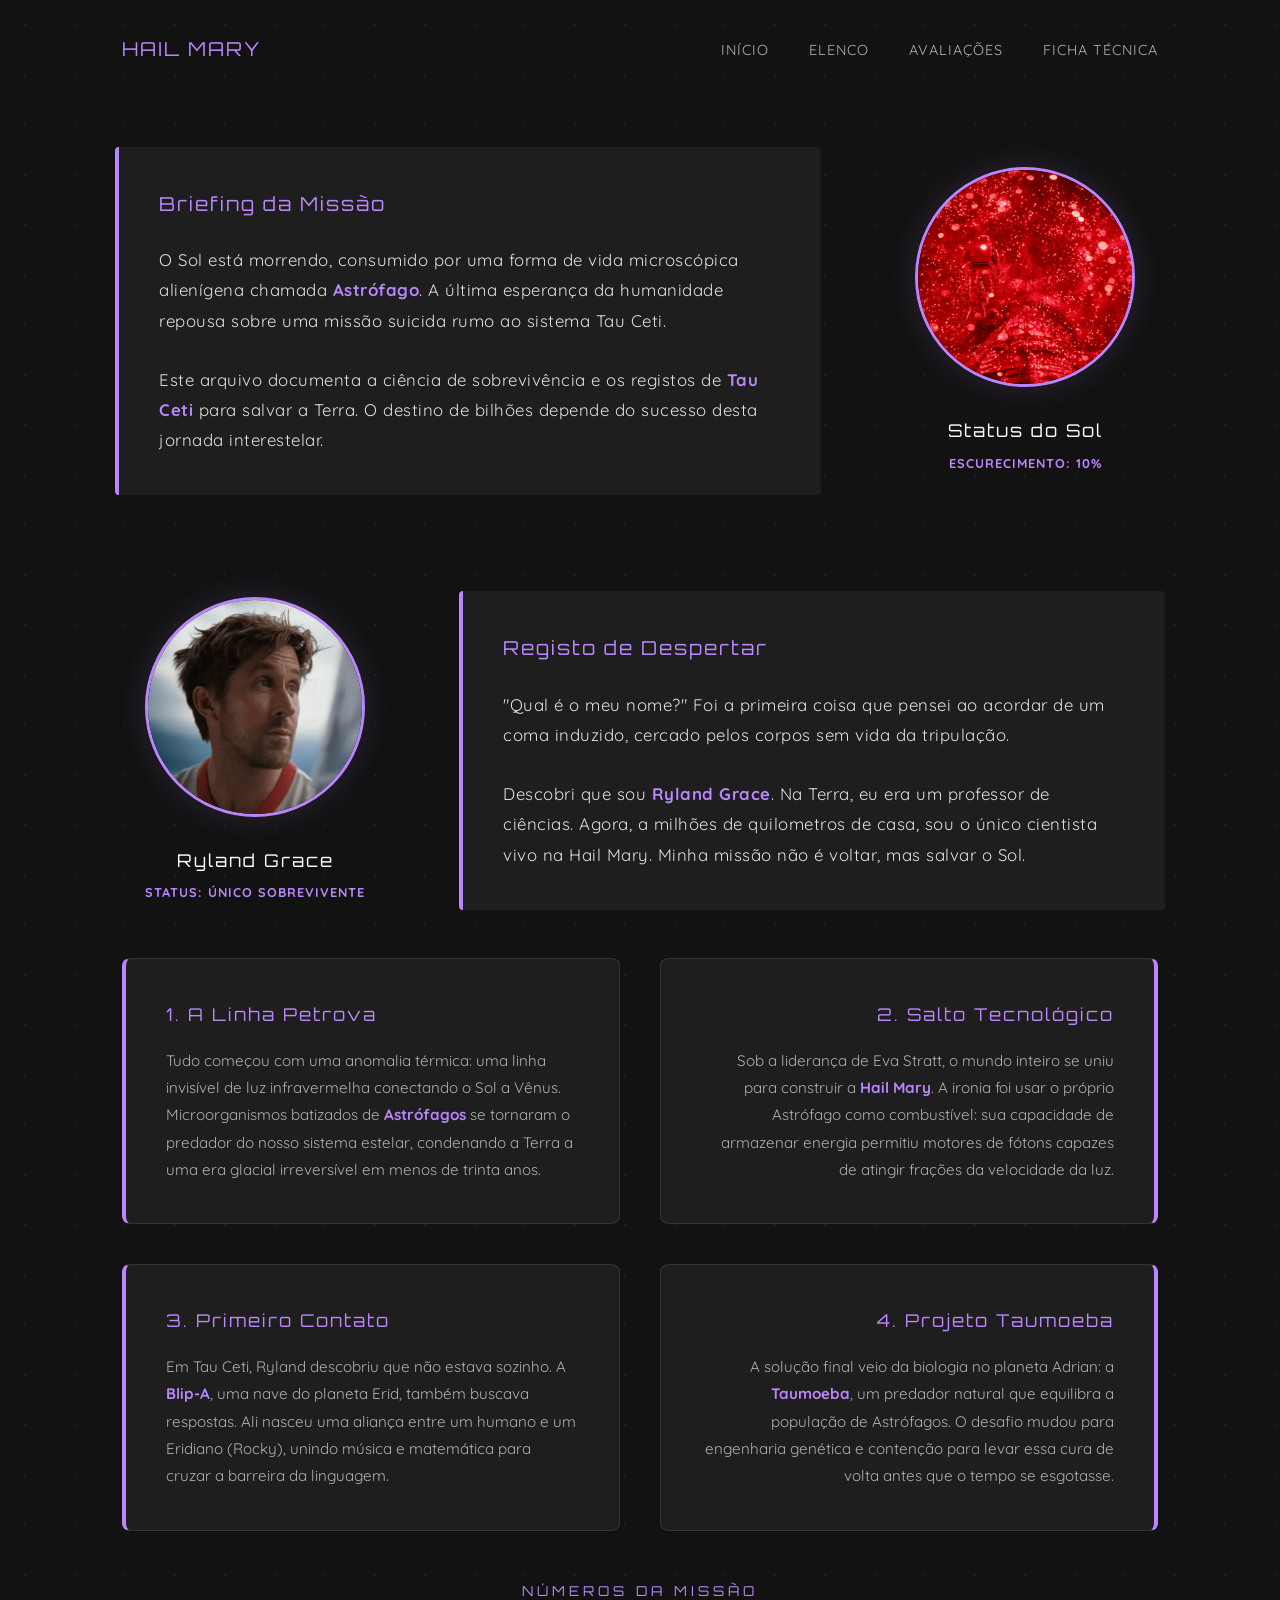
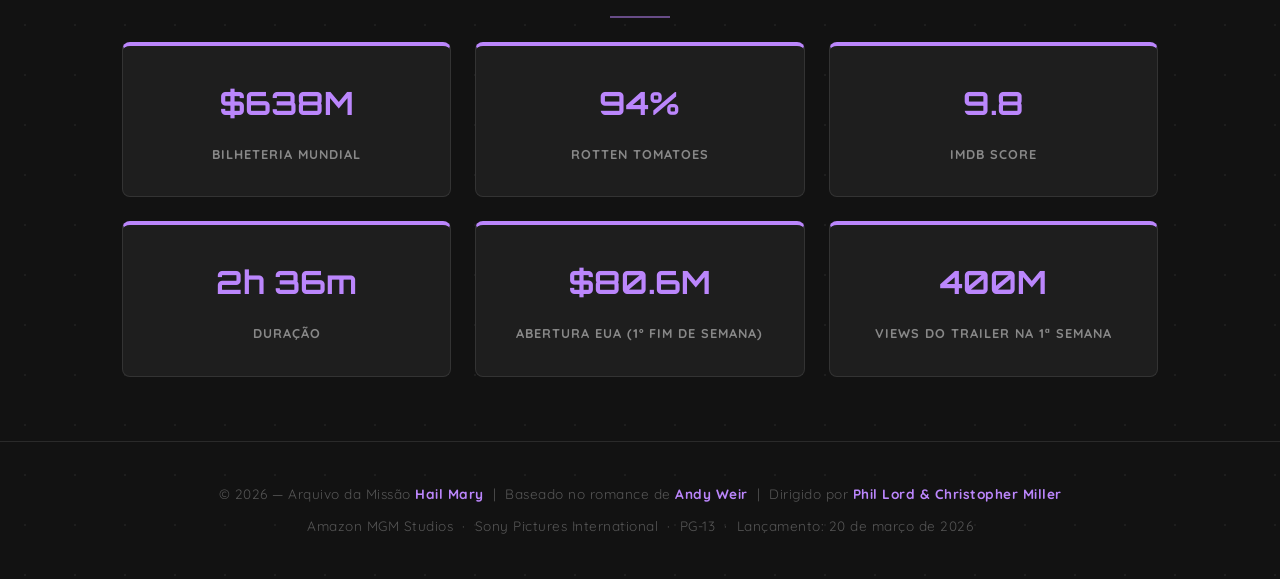
<file: index.html>
<!DOCTYPE html>
<html lang="pt-BR">
<head>
    <meta charset="UTF-8">
    <meta name="viewport" content="width=device-width, initial-scale=1.0">
    <title>Projeto Hail Mary | Devoradores de Estrelas</title>
    <link rel="stylesheet" href="style.css">
    <link rel="preconnect" href="https://fonts.googleapis.com">
    <link rel="preconnect" href="https://fonts.gstatic.com" crossorigin>
    <link href="https://fonts.googleapis.com/css2?family=Orbitron:wght@400;700&family=Quicksand:wght@300;500;700&display=swap" rel="stylesheet">
</head>

<body>
    <nav>
        <h1>HAIL MARY</h1>
        <ul>
            <li><a href="#">Início</a></li>
            <li><a href="index2.html">Elenco</a></li>
            <li><a href="index3.html">Avaliações</a></li>
            <li><a href="index4.html">Ficha Técnica</a></li>
        </ul>
    </nav>

    <div class="banner">
        <div class="content">
            <div class="text-block border-left">
                <strong>Briefing da Missão</strong>
                <p>O Sol está morrendo, consumido por uma forma de vida microscópica alienígena chamada <span>Astrófago</span>. A última esperança da humanidade repousa sobre uma missão suicida rumo ao sistema Tau Ceti.</p>
                <br>
                <p>Este arquivo documenta a ciência de sobrevivência e os registos de <span>Tau Ceti</span> para salvar a Terra. O destino de bilhões depende do sucesso desta jornada interestelar.</p>
            </div>
            <div class="image-block">
                <img src="pics/project-hail-mary-astrophage.jpg" alt="Astrófagos na linha de Petrova">
                <strong>Status do Sol</strong>
                <p class="status-tag">Escurecimento: 10%</p>
            </div>
        </div>
    </div>

    <div class="banner">
        <div class="content">
            <div class="image-block">
                <img src="pics/graceimg.png" alt="Ryland Grace">
                <strong>Ryland Grace</strong>
                <p class="status-tag">Status: Único Sobrevivente</p>
            </div>
            <div class="text-block border-left">
                <strong>Registo de Despertar</strong>
                <p>"Qual é o meu nome?" Foi a primeira coisa que pensei ao acordar de um coma induzido, cercado pelos corpos sem vida da tripulação.</p>
                <br>
                <p>Descobri que sou <span>Ryland Grace</span>. Na Terra, eu era um professor de ciências. Agora, a milhões de quilometros de casa, sou o único cientista vivo na Hail Mary. Minha missão não é voltar, mas salvar o Sol.</p>
            </div>
        </div>
    </div>

    <section class="info-row">
        <div class="info-box left-accent">
            <h3>1. A Linha Petrova</h3>
            <p>Tudo começou com uma anomalia térmica: uma linha invisível de luz infravermelha conectando o Sol a Vênus. Microorganismos batizados de <span>Astrófagos</span> se tornaram o predador do nosso sistema estelar, condenando a Terra a uma era glacial irreversível em menos de trinta anos.</p>
        </div>
        <div class="info-box right-accent">
            <h3>2. Salto Tecnológico</h3>
            <p>Sob a liderança de Eva Stratt, o mundo inteiro se uniu para construir a <span>Hail Mary</span>. A ironia foi usar o próprio Astrófago como combustível: sua capacidade de armazenar energia permitiu motores de fótons capazes de atingir frações da velocidade da luz.</p> 
       </div>
    </section>

    <section class="info-row">
        <div class="info-box left-accent">
            <h3>3. Primeiro Contato</h3>
            <p>Em Tau Ceti, Ryland descobriu que não estava sozinho. A <span>Blip-A</span>, uma nave do planeta Erid, também buscava respostas. Ali nasceu uma aliança entre um humano e um Eridiano (Rocky), unindo música e matemática para cruzar a barreira da linguagem.</p>
        </div>
        <div class="info-box right-accent">
            <h3>4. Projeto Taumoeba</h3>
            <p>A solução final veio da biologia no planeta Adrian: a <span>Taumoeba</span>, um predador natural que equilibra a população de Astrófagos. O desafio mudou para engenharia genética e contenção para levar essa cura de volta antes que o tempo se esgotasse.</p>
        </div>
    </section>

    <p class="section-title">Números da Missão</p>
    <div class="stats-grid">
        <div class="stat-card">
            <span class="stat-number">$638M</span>
            <span class="stat-label">Bilheteria Mundial</span>
        </div>
        <div class="stat-card">
            <span class="stat-number">94%</span>
            <span class="stat-label">Rotten Tomatoes</span>
        </div>
        <div class="stat-card">
            <span class="stat-number">9.8</span>
            <span class="stat-label">IMDb Score</span>
        </div>
        <div class="stat-card">
            <span class="stat-number">2h 36m</span>
            <span class="stat-label">Duração</span>
        </div>
        <div class="stat-card">
            <span class="stat-number">$80.6M</span>
            <span class="stat-label">Abertura EUA (1º fim de semana)</span>
        </div>
        <div class="stat-card">
            <span class="stat-number">400M</span>
            <span class="stat-label">Views do Trailer na 1ª Semana</span>
        </div>
    </div>

    <footer>
        <p>© 2026 — Arquivo da Missão <span>Hail Mary</span> &nbsp;|&nbsp; Baseado no romance de <span>Andy Weir</span> &nbsp;|&nbsp; Dirigido por <span>Phil Lord & Christopher Miller</span></p>
        <p style="margin-top:0.5rem;">Amazon MGM Studios &nbsp;·&nbsp; Sony Pictures International &nbsp;·&nbsp; PG-13 &nbsp;·&nbsp; Lançamento: 20 de março de 2026</p>
    </footer>
</body>
</html>
</file>
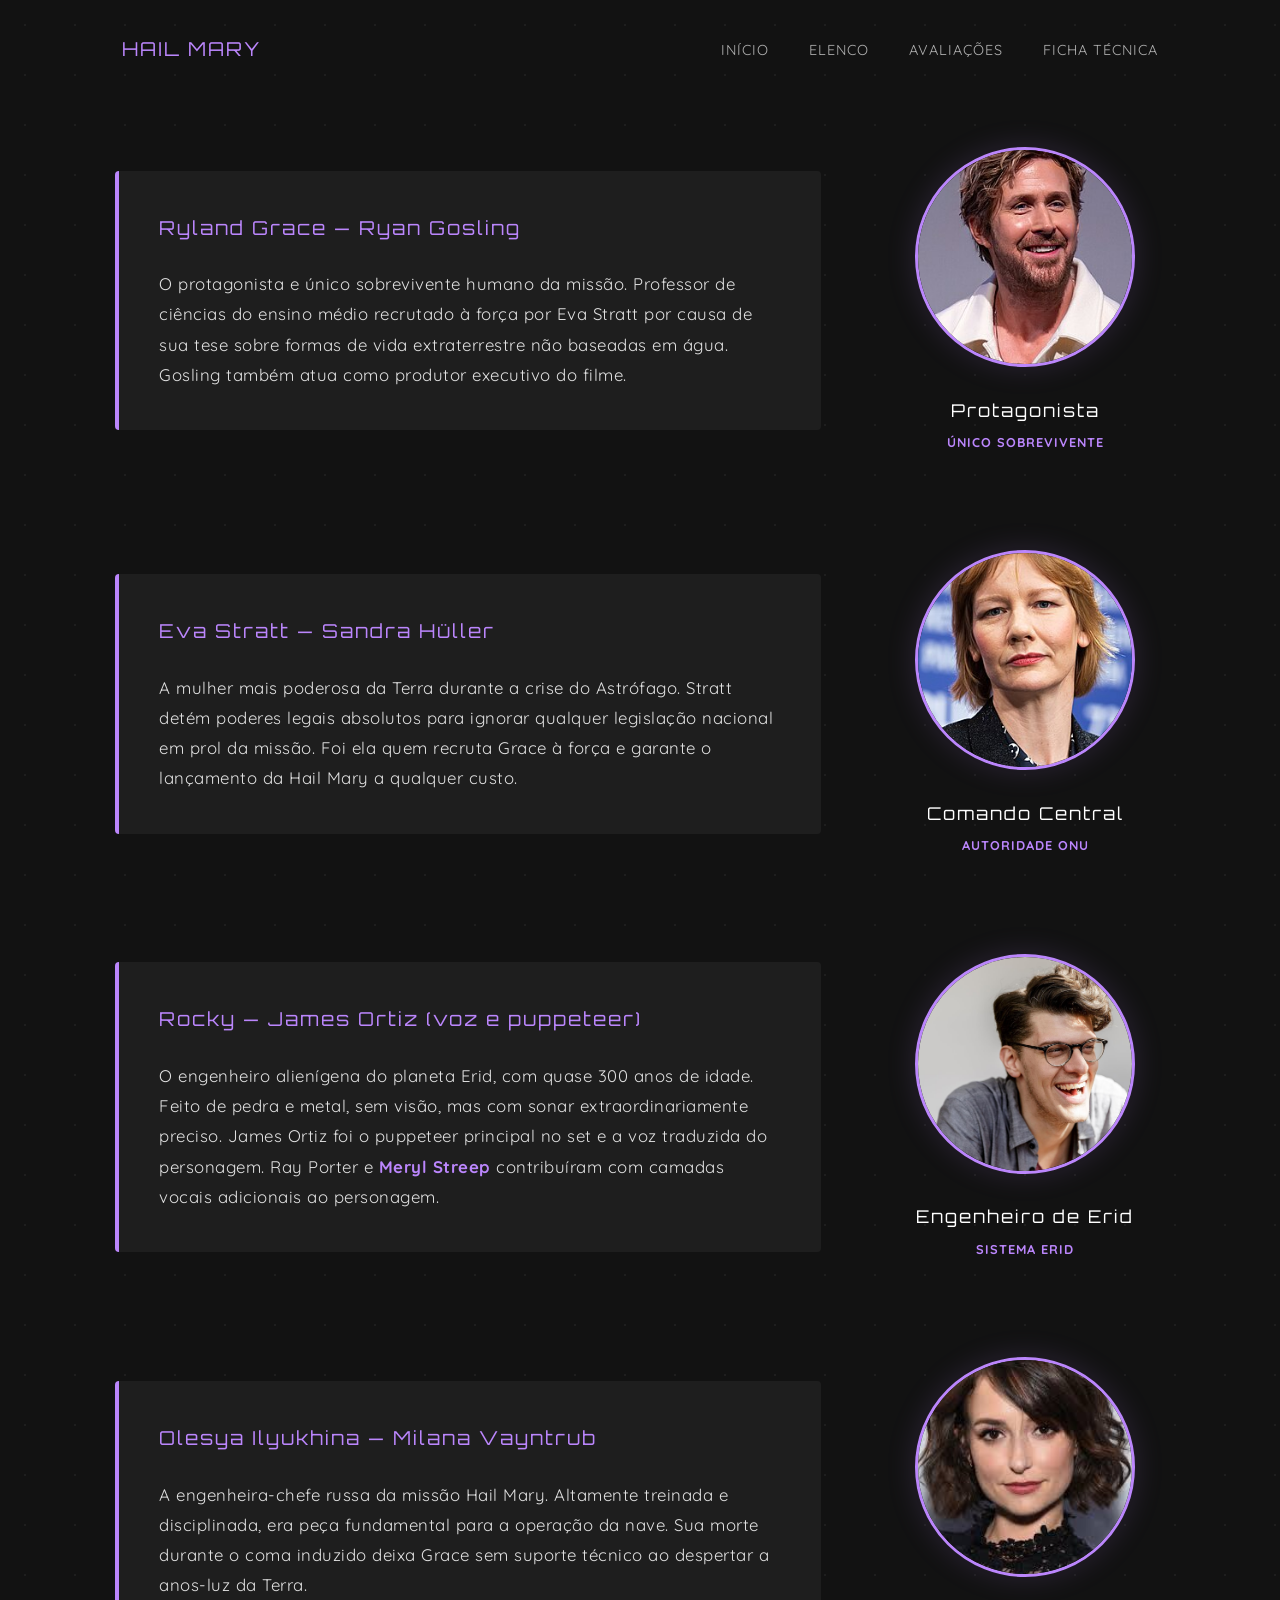
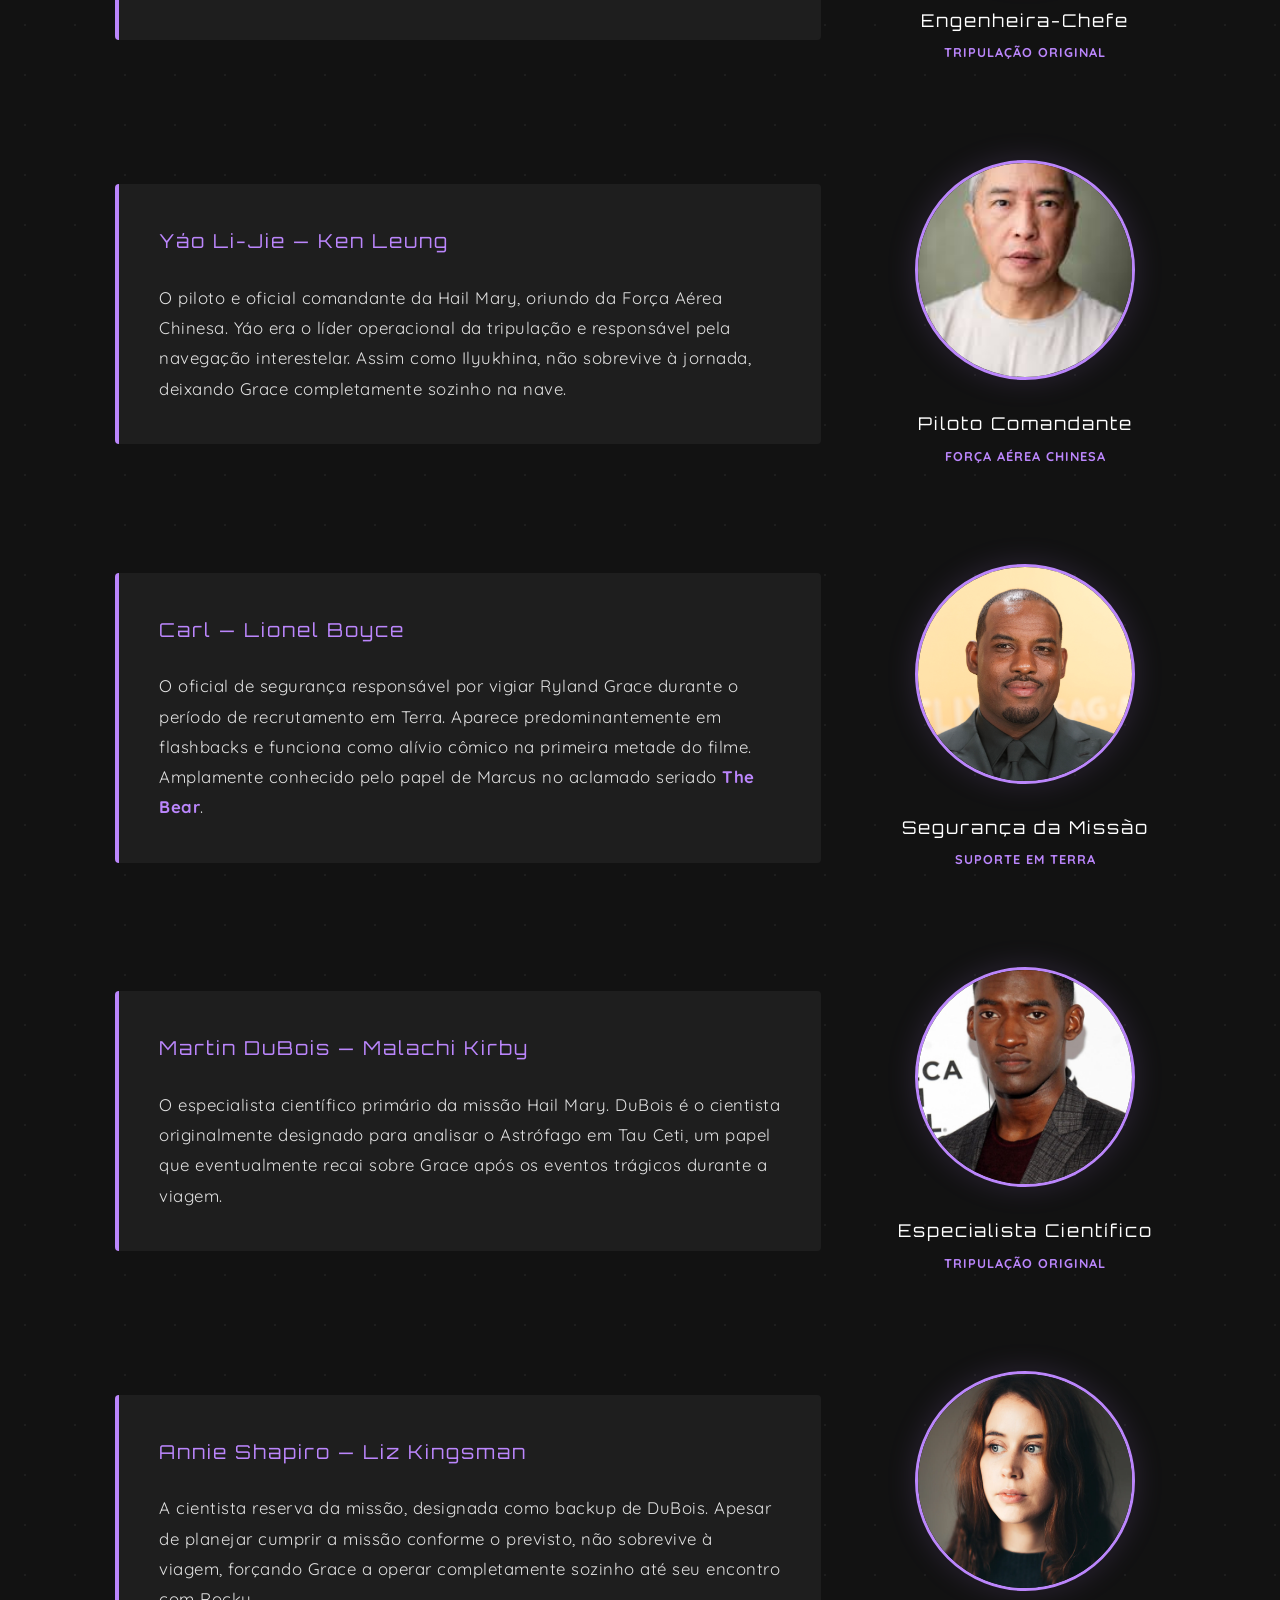
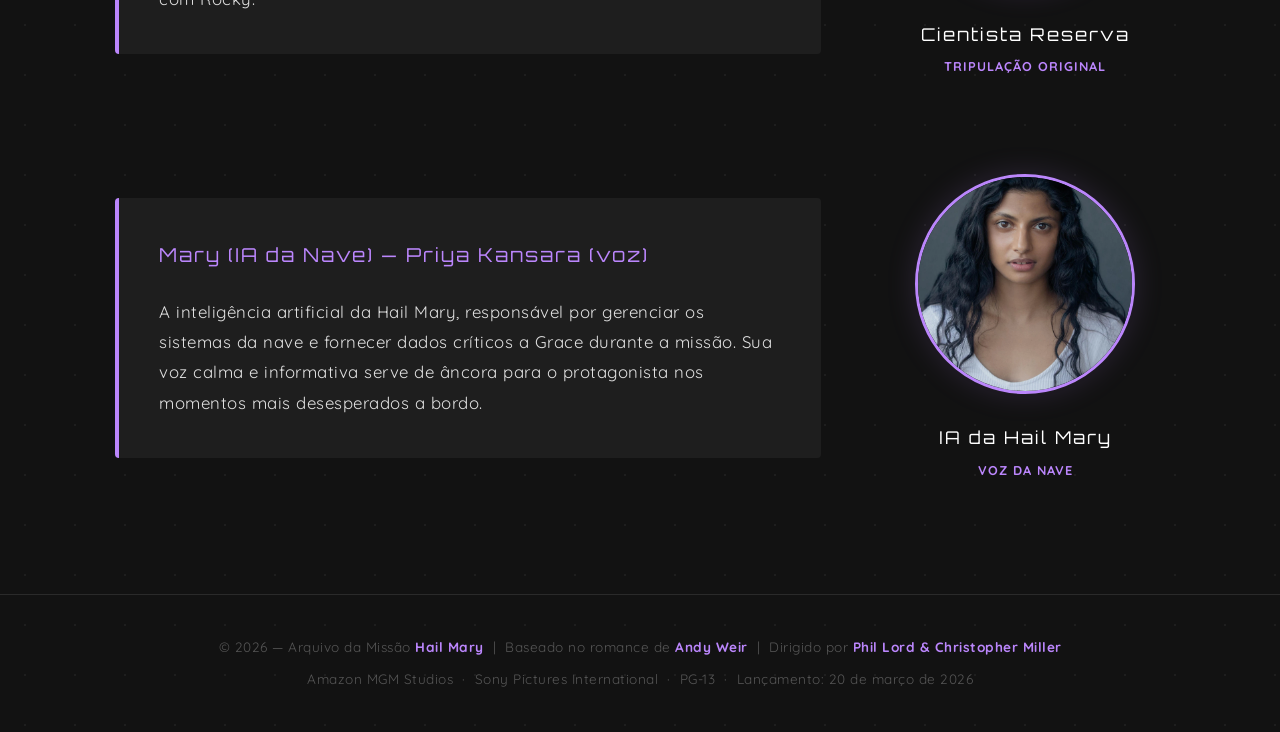
<file: index2.html>
<!DOCTYPE html>
<html lang="pt-BR">
<head>
    <meta charset="UTF-8">
    <meta name="viewport" content="width=device-width, initial-scale=1.0">
    <title>Elenco | Project Hail Mary</title>
    <link rel="stylesheet" href="style.css">
    <link href="https://fonts.googleapis.com/css2?family=Orbitron:wght@400;700&family=Quicksand:wght@300;500;700&display=swap" rel="stylesheet">
</head>

<body>
    <nav>
        <h1>HAIL MARY</h1>
        <ul>
            <li><a href="index.html">Início</a></li>
            <li><a href="index2.html">Elenco</a></li>
            <li><a href="index3.html">Avaliações</a></li>
            <li><a href="index4.html">Ficha Técnica</a></li>            
        </ul>
    </nav>
    
    <div class="banner">
        <div class="content">
            <div class="text-block border-left">
                <strong>Ryland Grace — Ryan Gosling</strong>
                <p>O protagonista e único sobrevivente humano da missão. Professor de ciências do ensino médio recrutado à força por Eva Stratt por causa de sua tese sobre formas de vida extraterrestre não baseadas em água. Gosling também atua como produtor executivo do filme.</p>
            </div>
            <div class="image-block">
                <img src="pics/ryangosling.jpg" alt="Ryan Gosling">
                <strong>Protagonista</strong>
                <p class="status-tag">Único Sobrevivente</p>
            </div>
        </div>
    </div>

    <div class="banner inversion">
        <div class="content">
            <div class="image-block">
                <img src="pics/sandrahuller.jpg" alt="Sandra Hüller">
                <strong>Comando Central</strong>
                <p class="status-tag">Autoridade ONU</p>
            </div>
            <div class="text-block border-left">
                <strong>Eva Stratt — Sandra Hüller</strong>
                <p>A mulher mais poderosa da Terra durante a crise do Astrófago. Stratt detém poderes legais absolutos para ignorar qualquer legislação nacional em prol da missão. Foi ela quem recruta Grace à força e garante o lançamento da Hail Mary a qualquer custo.</p>
            </div>
        </div>
    </div>

    <div class="banner">
        <div class="content">
            <div class="text-block border-left">
                <strong>Rocky — James Ortiz (voz e puppeteer)</strong>
                <p>O engenheiro alienígena do planeta Erid, com quase 300 anos de idade. Feito de pedra e metal, sem visão, mas com sonar extraordinariamente preciso. James Ortiz foi o puppeteer principal no set e a voz traduzida do personagem. Ray Porter e <span>Meryl Streep</span> contribuíram com camadas vocais adicionais ao personagem.</p>
            </div>
            <div class="image-block">
                <img src="pics/jamesortiz.jpg" alt="Rocky">
                <strong>Engenheiro de Erid</strong>
                <p class="status-tag">Sistema Erid</p>
            </div>
        </div>
    </div>

    <div class="banner inversion">
        <div class="content">
            <div class="image-block">
                <img src="pics/milanavayntrub.jpg" alt="Milana Vayntrub">
                <strong>Engenheira-Chefe</strong>
                <p class="status-tag">Tripulação Original</p>
            </div>
            <div class="text-block border-left">
                <strong>Olesya Ilyukhina — Milana Vayntrub</strong>
                <p>A engenheira-chefe russa da missão Hail Mary. Altamente treinada e disciplinada, era peça fundamental para a operação da nave. Sua morte durante o coma induzido deixa Grace sem suporte técnico ao despertar a anos-luz da Terra.</p>
            </div>
        </div>
    </div>

    <div class="banner">
        <div class="content">
            <div class="text-block border-left">
                <strong>Yáo Li-Jie — Ken Leung</strong>
                <p>O piloto e oficial comandante da Hail Mary, oriundo da Força Aérea Chinesa. Yáo era o líder operacional da tripulação e responsável pela navegação interestelar. Assim como Ilyukhina, não sobrevive à jornada, deixando Grace completamente sozinho na nave.</p>
            </div>
            <div class="image-block">
                <img src="pics/kenleung.jpg" alt="Ken Leung">
                <strong>Piloto Comandante</strong>
                <p class="status-tag">Força Aérea Chinesa</p>
            </div>
        </div>
    </div>

    <div class="banner inversion">
        <div class="content">
            <div class="image-block">
                <img src="pics/lionelboyce.jpg" alt="Lionel Boyce">
                <strong>Segurança da Missão</strong>
                <p class="status-tag">Suporte em Terra</p>
            </div>
            <div class="text-block border-left">
                <strong>Carl — Lionel Boyce</strong>
                <p>O oficial de segurança responsável por vigiar Ryland Grace durante o período de recrutamento em Terra. Aparece predominantemente em flashbacks e funciona como alívio cômico na primeira metade do filme. Amplamente conhecido pelo papel de Marcus no aclamado seriado <span>The Bear</span>.</p>
            </div>
        </div>
    </div>

    <div class="banner">
        <div class="content">
            <div class="text-block border-left">
                <strong>Martin DuBois — Malachi Kirby</strong>
                <p>O especialista científico primário da missão Hail Mary. DuBois é o cientista originalmente designado para analisar o Astrófago em Tau Ceti, um papel que eventualmente recai sobre Grace após os eventos trágicos durante a viagem.</p>
            </div>
            <div class="image-block">
                <img src="pics/malachikirby.jpg" alt="Malachi Kirby">
                <strong>Especialista Científico</strong>
                <p class="status-tag">Tripulação Original</p>
            </div>
        </div>
    </div>

    <div class="banner inversion">
        <div class="content">
            <div class="image-block">
                <img src="pics/lizkingsman.webp" alt="Liz Kingsman">
                <strong>Cientista Reserva</strong>
                <p class="status-tag">Tripulação Original</p>
            </div>
            <div class="text-block border-left">
                <strong>Annie Shapiro — Liz Kingsman</strong>
                <p>A cientista reserva da missão, designada como backup de DuBois. Apesar de planejar cumprir a missão conforme o previsto, não sobrevive à viagem, forçando Grace a operar completamente sozinho até seu encontro com Rocky.</p>
            </div>
        </div>
    </div>

    <div class="banner">
        <div class="content">
            <div class="text-block border-left">
                <strong>Mary (IA da Nave) — Priya Kansara (voz)</strong>
                <p>A inteligência artificial da Hail Mary, responsável por gerenciar os sistemas da nave e fornecer dados críticos a Grace durante a missão. Sua voz calma e informativa serve de âncora para o protagonista nos momentos mais desesperados a bordo.</p>
            </div>
            <div class="image-block">
                <img src="pics/priyakansara.webp" alt="Priya Kansara">
                <strong>IA da Hail Mary</strong>
                <p class="status-tag">Voz da Nave</p>
            </div>
        </div>
    </div>
    <footer>
        <p>© 2026 — Arquivo da Missão <span>Hail Mary</span> &nbsp;|&nbsp; Baseado no romance de <span>Andy Weir</span> &nbsp;|&nbsp; Dirigido por <span>Phil Lord &amp; Christopher Miller</span></p>
        <p style="margin-top:0.5rem;">Amazon MGM Studios &nbsp;·&nbsp; Sony Pictures International &nbsp;·&nbsp; PG-13 &nbsp;·&nbsp; Lançamento: 20 de março de 2026</p>
    </footer>

</body>
</html>
</file>
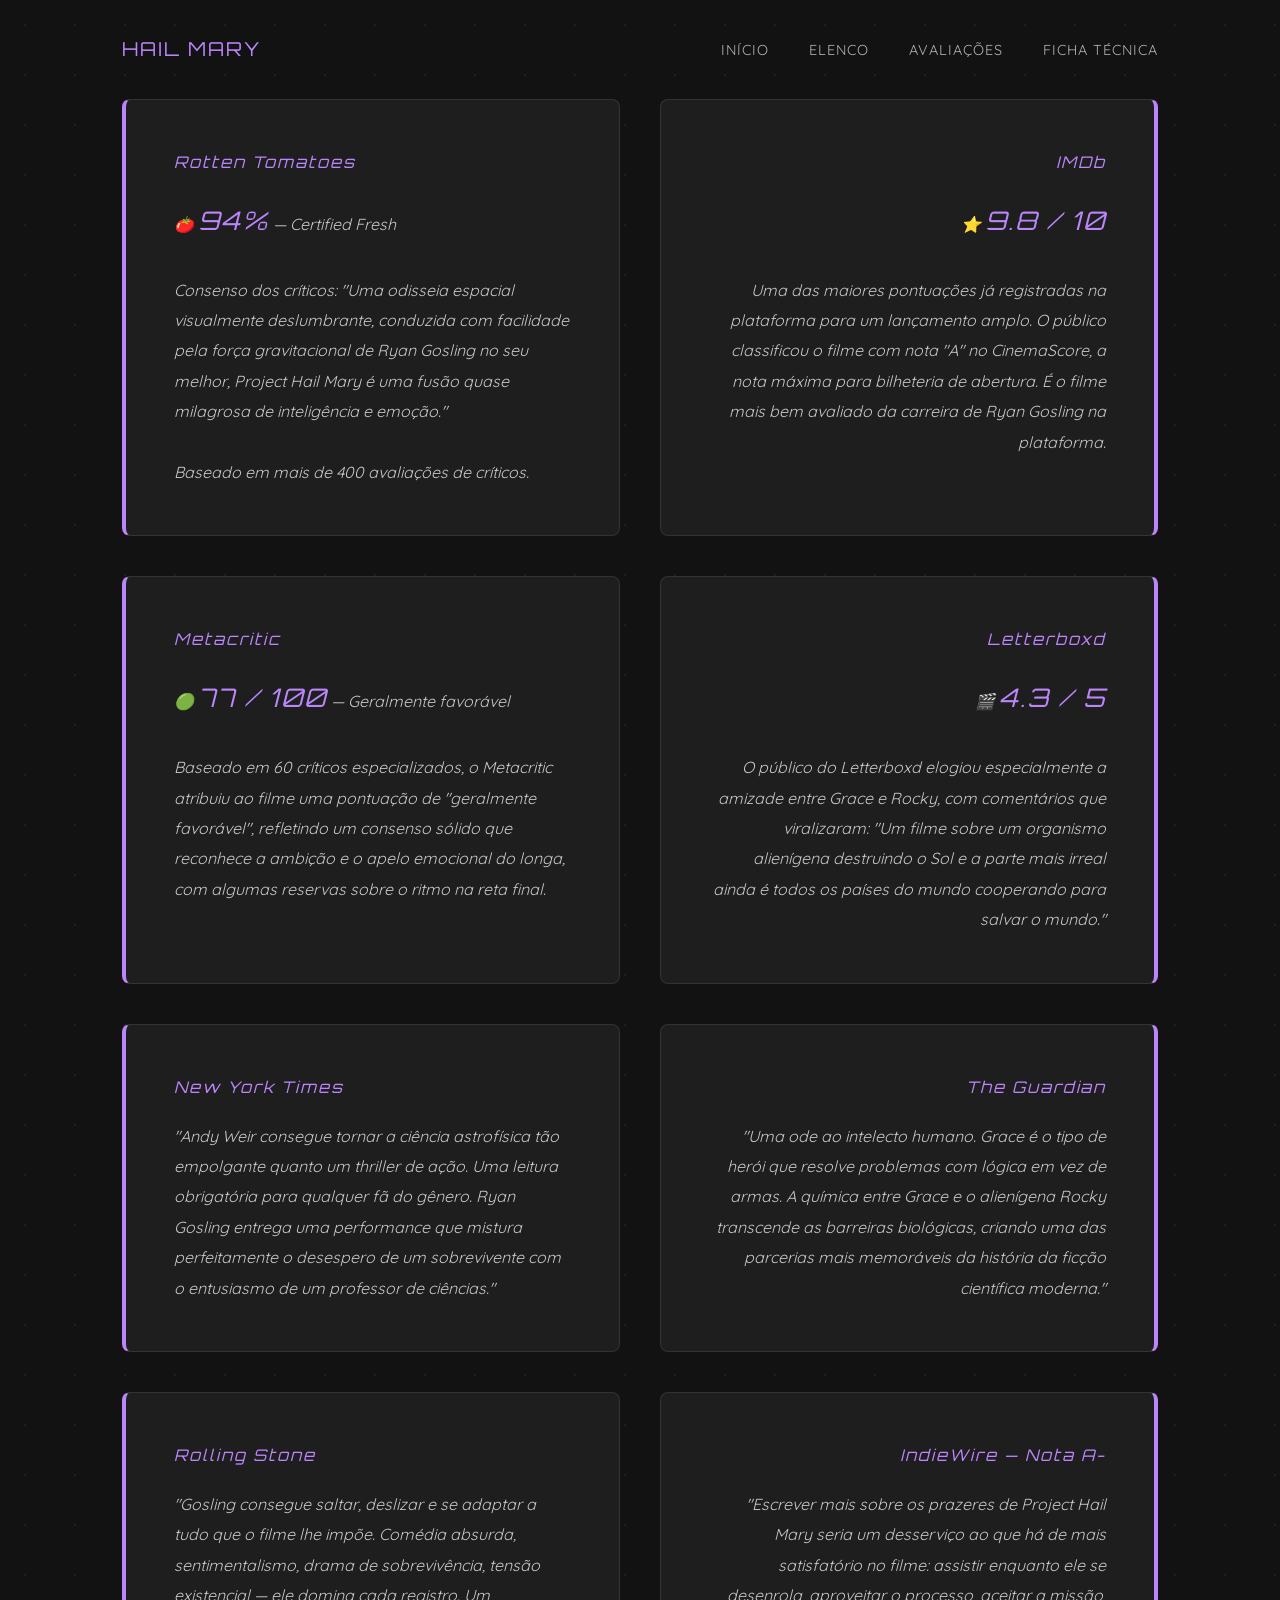
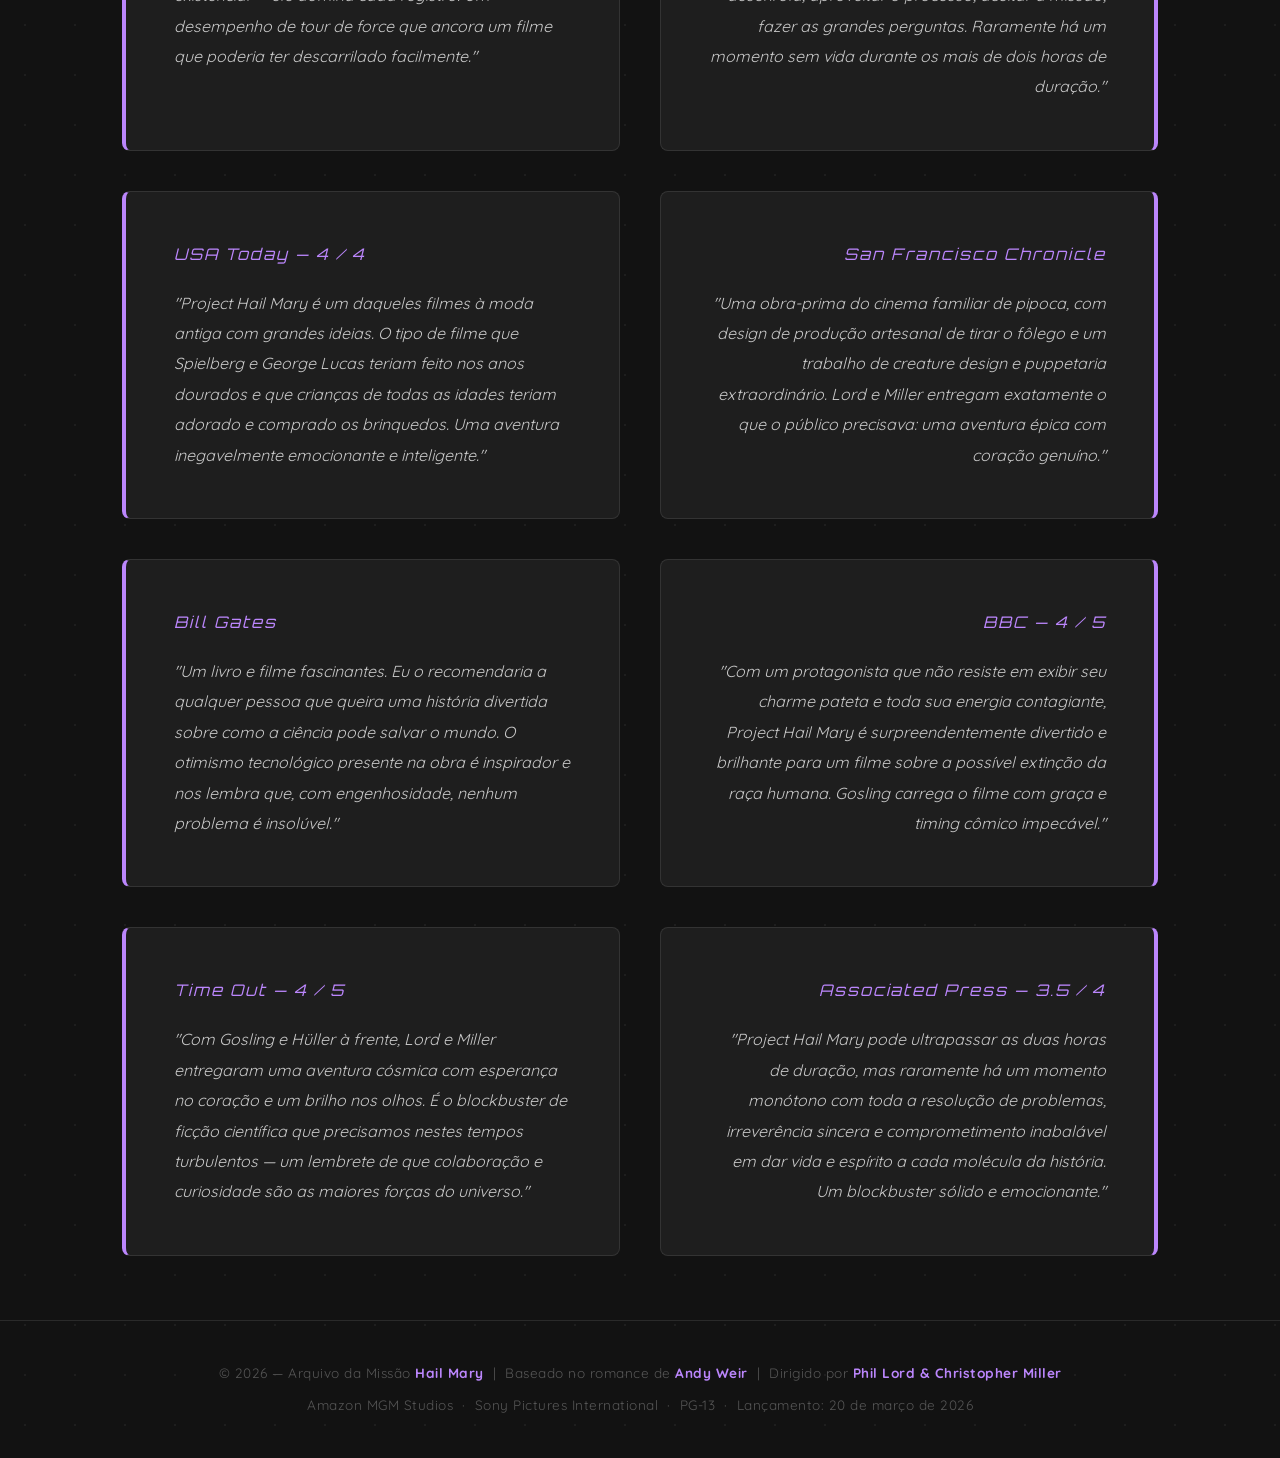
<file: index3.html>
<!DOCTYPE html>
<html lang="pt-BR">
<head>
    <meta charset="UTF-8">
    <meta name="viewport" content="width=device-width, initial-scale=1.0">
    <title>Avaliações | Project Hail Mary</title>
    <link rel="stylesheet" href="style.css">
    <link href="https://fonts.googleapis.com/css2?family=Orbitron:wght@400;700&family=Quicksand:wght@300;500;700&display=swap" rel="stylesheet">
</head>

<body>
    <nav>
        <h1>HAIL MARY</h1>
        <ul>
                        <li><a href="index.html">Início</a></li>
            <li><a href="index2.html">Elenco</a></li>
            <li><a href="index3.html">Avaliações</a></li>
            <li><a href="index4.html">Ficha Técnica</a></li>
        </ul>
    </nav>

    <!-- Pontuações agregadas -->
    <section class="info-row">
        <div class="info-box left-accent review-large">
            <h3>Rotten Tomatoes</h3>
            <p>🍅 <strong style="color:#BB86FC;font-size:1.6rem;">94%</strong> — Certified Fresh<br><br>Consenso dos críticos: "Uma odisseia espacial visualmente deslumbrante, conduzida com facilidade pela força gravitacional de Ryan Gosling no seu melhor, Project Hail Mary é uma fusão quase milagrosa de inteligência e emoção."<br><br><em>Baseado em mais de 400 avaliações de críticos.</em></p>
        </div>
        <div class="info-box right-accent review-large">
            <h3>IMDb</h3>
            <p>⭐ <strong style="color:#BB86FC;font-size:1.6rem;">9.8 / 10</strong><br><br>Uma das maiores pontuações já registradas na plataforma para um lançamento amplo. O público classificou o filme com nota "A" no CinemaScore, a nota máxima para bilheteria de abertura. É o filme mais bem avaliado da carreira de Ryan Gosling na plataforma.</p>
        </div>
    </section>

    <section class="info-row">
        <div class="info-box left-accent review-large">
            <h3>Metacritic</h3>
            <p>🟢 <strong style="color:#BB86FC;font-size:1.6rem;">77 / 100</strong> — Geralmente favorável<br><br>Baseado em 60 críticos especializados, o Metacritic atribuiu ao filme uma pontuação de "geralmente favorável", refletindo um consenso sólido que reconhece a ambição e o apelo emocional do longa, com algumas reservas sobre o ritmo na reta final.</p>
        </div>
        <div class="info-box right-accent review-large">
            <h3>Letterboxd</h3>
            <p>🎬 <strong style="color:#BB86FC;font-size:1.6rem;">4.3 / 5</strong><br><br>O público do Letterboxd elogiou especialmente a amizade entre Grace e Rocky, com comentários que viralizaram: "Um filme sobre um organismo alienígena destruindo o Sol e a parte mais irreal ainda é todos os países do mundo cooperando para salvar o mundo."</p>
        </div>
    </section>

    <!-- Críticas da imprensa -->
    <section class="info-row">
        <div class="info-box left-accent review-large">
            <h3>New York Times</h3>
            <p>"Andy Weir consegue tornar a ciência astrofísica tão empolgante quanto um thriller de ação. Uma leitura obrigatória para qualquer fã do gênero. Ryan Gosling entrega uma performance que mistura perfeitamente o desespero de um sobrevivente com o entusiasmo de um professor de ciências."</p>
        </div>
        <div class="info-box right-accent review-large">
            <h3>The Guardian</h3>
            <p>"Uma ode ao intelecto humano. Grace é o tipo de herói que resolve problemas com lógica em vez de armas. A química entre Grace e o alienígena Rocky transcende as barreiras biológicas, criando uma das parcerias mais memoráveis da história da ficção científica moderna."</p>
        </div>
    </section>

    <section class="info-row">
        <div class="info-box left-accent review-large">
            <h3>Rolling Stone</h3>
            <p>"Gosling consegue saltar, deslizar e se adaptar a tudo que o filme lhe impõe. Comédia absurda, sentimentalismo, drama de sobrevivência, tensão existencial — ele domina cada registro. Um desempenho de tour de force que ancora um filme que poderia ter descarrilado facilmente."</p>
        </div>
        <div class="info-box right-accent review-large">
            <h3>IndieWire — Nota A−</h3>
            <p>"Escrever mais sobre os prazeres de Project Hail Mary seria um desserviço ao que há de mais satisfatório no filme: assistir enquanto ele se desenrola, aproveitar o processo, aceitar a missão, fazer as grandes perguntas. Raramente há um momento sem vida durante os mais de dois horas de duração."</p>
        </div>
    </section>

    <section class="info-row">
        <div class="info-box left-accent review-large">
            <h3>USA Today — 4 / 4</h3>
            <p>"Project Hail Mary é um daqueles filmes à moda antiga com grandes ideias. O tipo de filme que Spielberg e George Lucas teriam feito nos anos dourados e que crianças de todas as idades teriam adorado e comprado os brinquedos. Uma aventura inegavelmente emocionante e inteligente."</p>
        </div>
        <div class="info-box right-accent review-large">
            <h3>San Francisco Chronicle</h3>
            <p>"Uma obra-prima do cinema familiar de pipoca, com design de produção artesanal de tirar o fôlego e um trabalho de creature design e puppetaria extraordinário. Lord e Miller entregam exatamente o que o público precisava: uma aventura épica com coração genuíno."</p>
        </div>
    </section>

    <section class="info-row">
        <div class="info-box left-accent review-large">
            <h3>Bill Gates</h3>
            <p>"Um livro e filme fascinantes. Eu o recomendaria a qualquer pessoa que queira uma história divertida sobre como a ciência pode salvar o mundo. O otimismo tecnológico presente na obra é inspirador e nos lembra que, com engenhosidade, nenhum problema é insolúvel."</p>
        </div>
        <div class="info-box right-accent review-large">
            <h3>BBC — 4 / 5</h3>
            <p>"Com um protagonista que não resiste em exibir seu charme pateta e toda sua energia contagiante, Project Hail Mary é surpreendentemente divertido e brilhante para um filme sobre a possível extinção da raça humana. Gosling carrega o filme com graça e timing cômico impecável."</p>
        </div>
    </section>

    <section class="info-row">
        <div class="info-box left-accent review-large">
            <h3>Time Out — 4 / 5</h3>
            <p>"Com Gosling e Hüller à frente, Lord e Miller entregaram uma aventura cósmica com esperança no coração e um brilho nos olhos. É o blockbuster de ficção científica que precisamos nestes tempos turbulentos — um lembrete de que colaboração e curiosidade são as maiores forças do universo."</p>
        </div>
        <div class="info-box right-accent review-large">
            <h3>Associated Press — 3.5 / 4</h3>
            <p>"Project Hail Mary pode ultrapassar as duas horas de duração, mas raramente há um momento monótono com toda a resolução de problemas, irreverência sincera e comprometimento inabalável em dar vida e espírito a cada molécula da história. Um blockbuster sólido e emocionante."</p>
        </div>
    </section>


    <footer>
        <p>© 2026 — Arquivo da Missão <span>Hail Mary</span> &nbsp;|&nbsp; Baseado no romance de <span>Andy Weir</span> &nbsp;|&nbsp; Dirigido por <span>Phil Lord &amp; Christopher Miller</span></p>
        <p style="margin-top:0.5rem;">Amazon MGM Studios &nbsp;·&nbsp; Sony Pictures International &nbsp;·&nbsp; PG-13 &nbsp;·&nbsp; Lançamento: 20 de março de 2026</p>
    </footer>
</body>
</html>
</file>
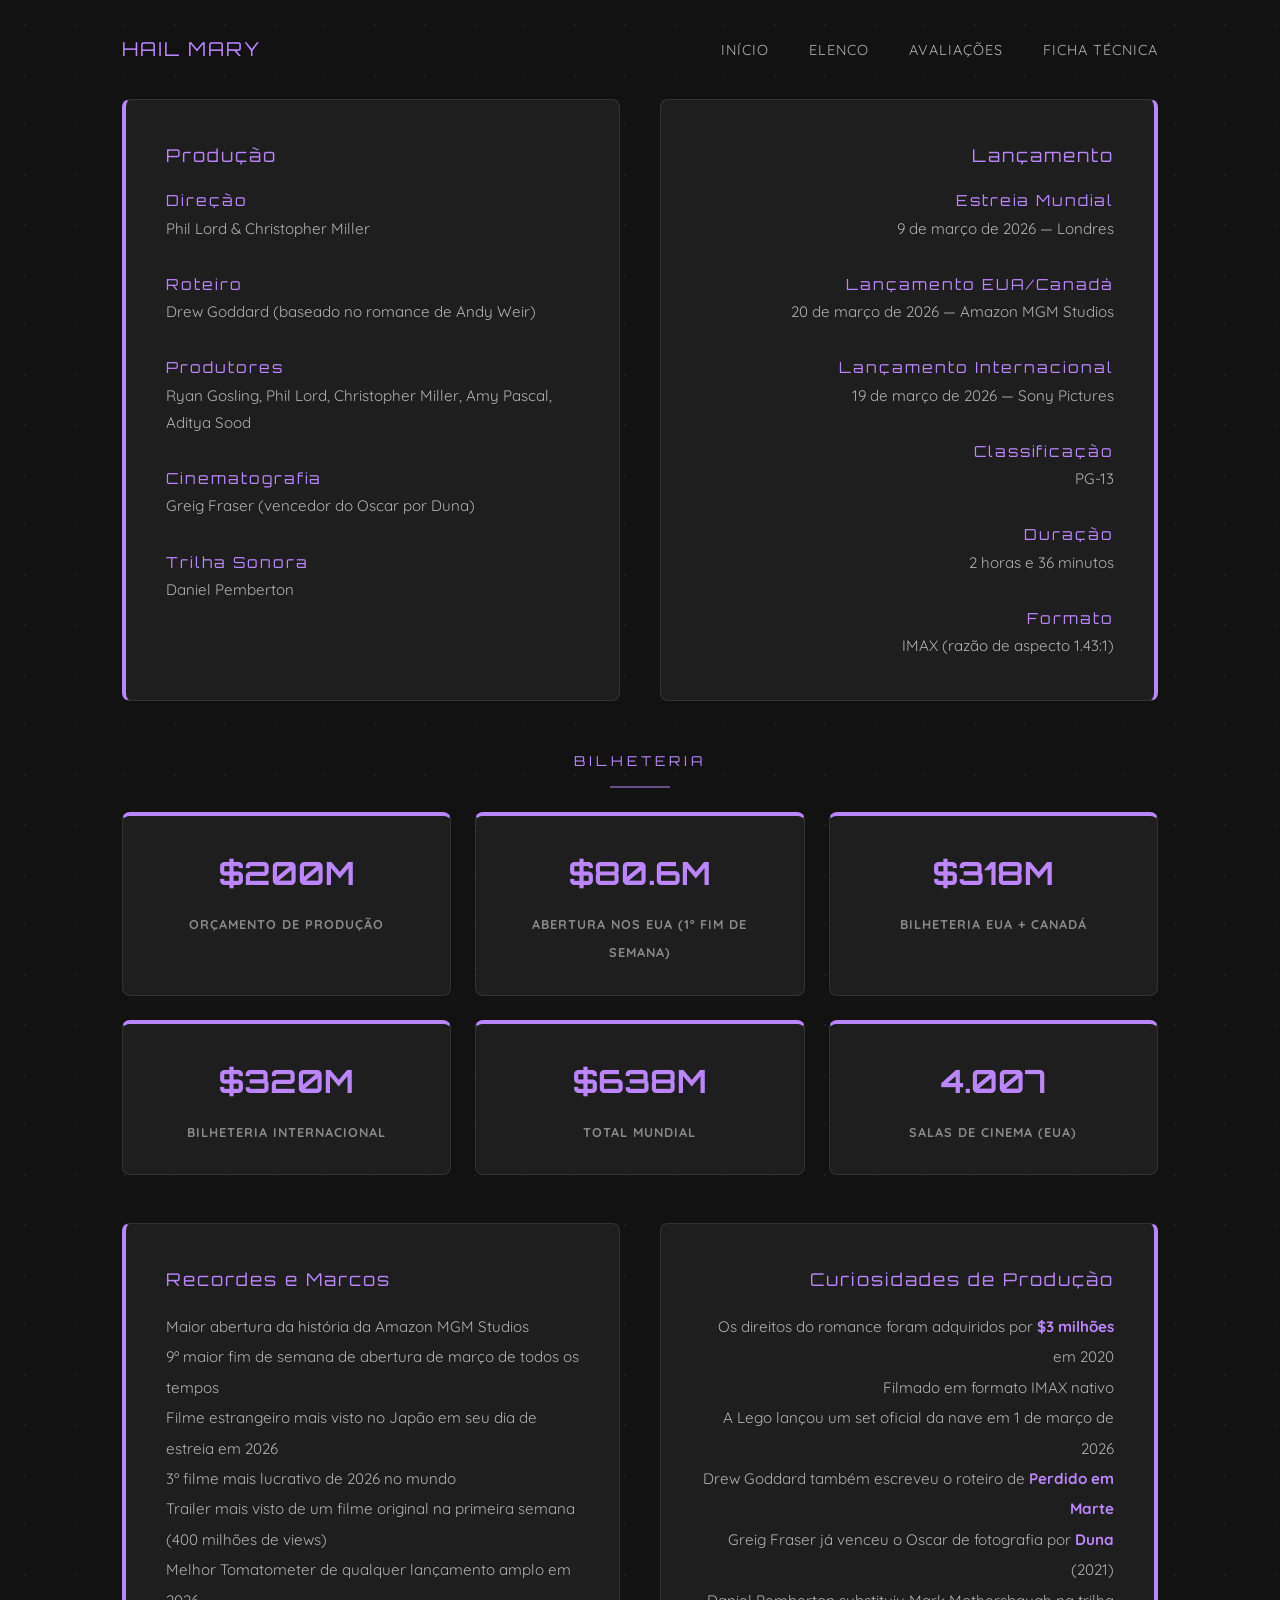
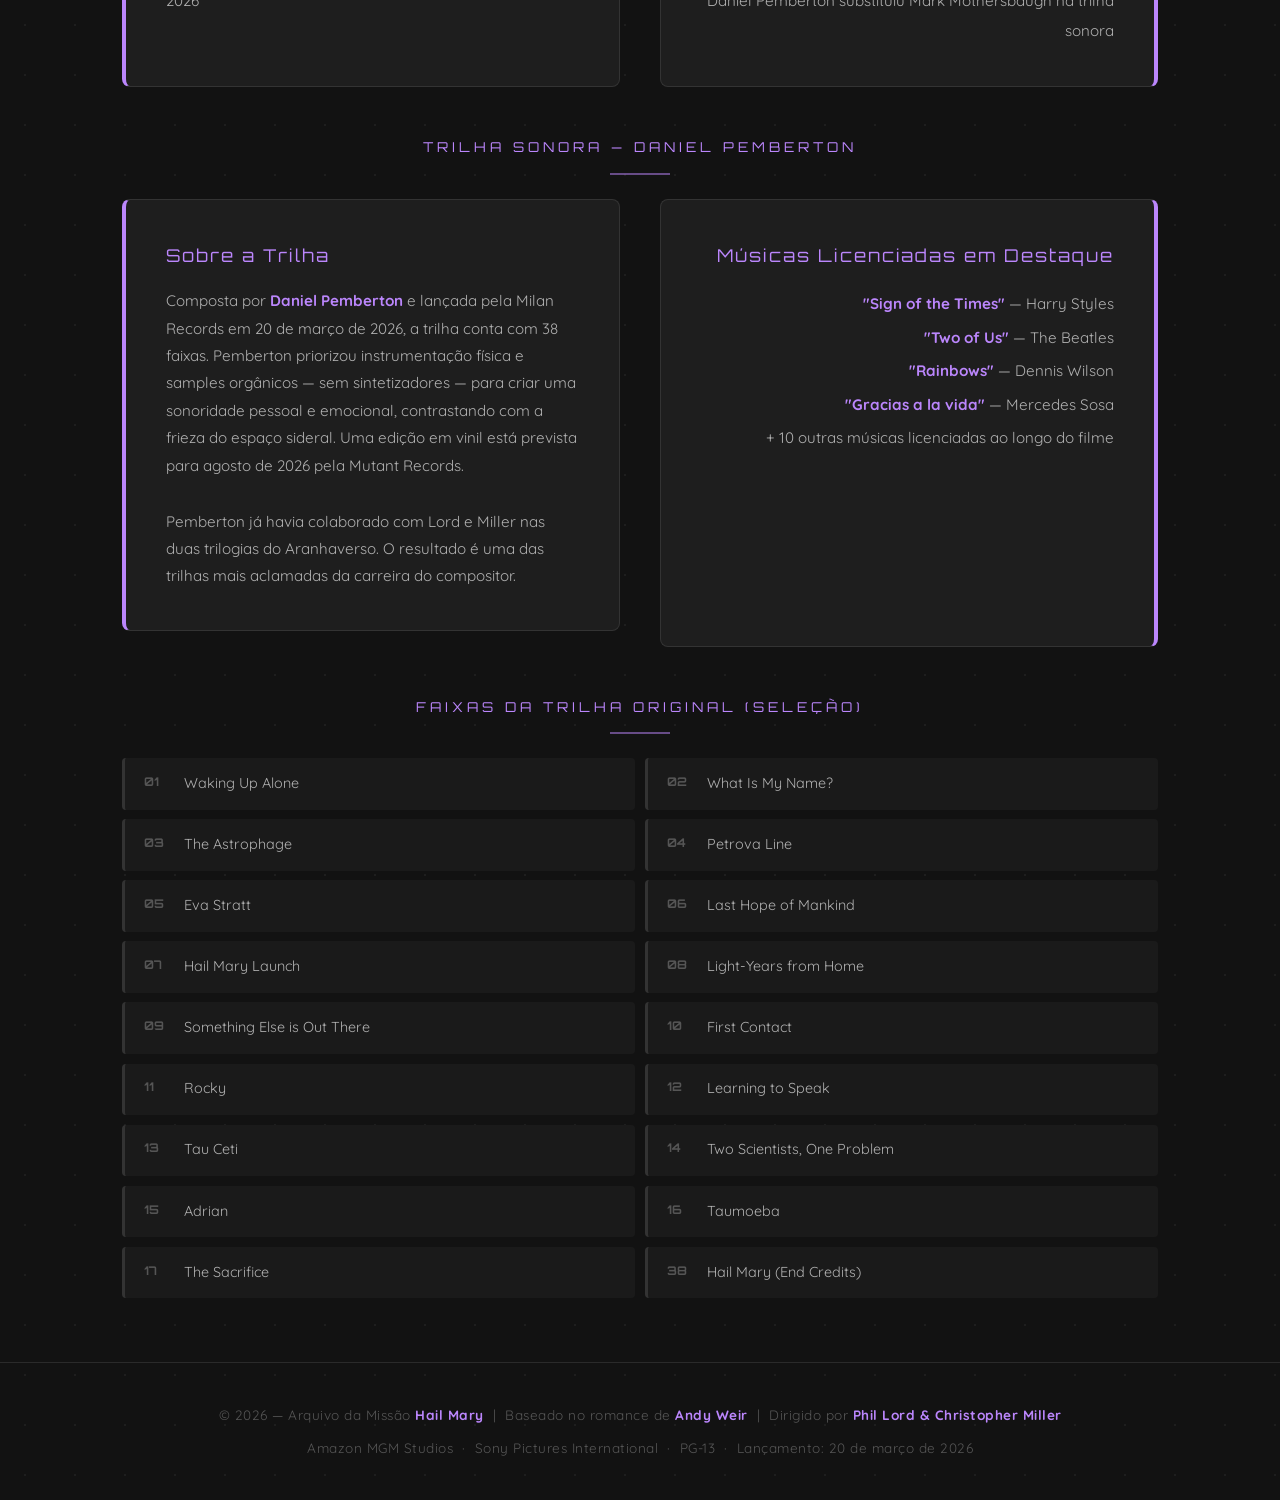
<file: index4.html>
<!DOCTYPE html>
<html lang="pt-BR">
<head>
    <meta charset="UTF-8">
    <meta name="viewport" content="width=device-width, initial-scale=1.0">
    <title>Ficha Técnica | Project Hail Mary</title>
    <link rel="stylesheet" href="style.css">
    <link href="https://fonts.googleapis.com/css2?family=Orbitron:wght@400;700&family=Quicksand:wght@300;500;700&display=swap" rel="stylesheet">
</head>

<body>
    <nav>
        <h1>HAIL MARY</h1>
        <ul>
            <li><a href="index.html">Início</a></li>
            <li><a href="index2.html">Elenco</a></li>
            <li><a href="index3.html">Avaliações</a></li>
            <li><a href="index4.html">Ficha Técnica</a></li>
        </ul>
    </nav>
    
    <section class="info-row">
        <div class="info-box left-accent">
            <h3>Produção</h3>
            <p><strong style="color:#BB86FC;">Direção</strong><br>Phil Lord &amp; Christopher Miller</p><br>
            <p><strong style="color:#BB86FC;">Roteiro</strong><br>Drew Goddard (baseado no romance de Andy Weir)</p><br>
            <p><strong style="color:#BB86FC;">Produtores</strong><br>Ryan Gosling, Phil Lord, Christopher Miller, Amy Pascal, Aditya Sood</p><br>
            <p><strong style="color:#BB86FC;">Cinematografia</strong><br>Greig Fraser (vencedor do Oscar por Duna)</p><br>
            <p><strong style="color:#BB86FC;">Trilha Sonora</strong><br>Daniel Pemberton</p>
        </div>
        <div class="info-box right-accent">
            <h3>Lançamento</h3>
            <p><strong style="color:#BB86FC;">Estreia Mundial</strong><br>9 de março de 2026 — Londres</p><br>
            <p><strong style="color:#BB86FC;">Lançamento EUA/Canadá</strong><br>20 de março de 2026 — Amazon MGM Studios</p><br>
            <p><strong style="color:#BB86FC;">Lançamento Internacional</strong><br>19 de março de 2026 — Sony Pictures</p><br>
            <p><strong style="color:#BB86FC;">Classificação</strong><br>PG-13</p><br>
            <p><strong style="color:#BB86FC;">Duração</strong><br>2 horas e 36 minutos</p><br>
            <p><strong style="color:#BB86FC;">Formato</strong><br>IMAX (razão de aspecto 1.43:1)</p>
        </div>
    </section>

    <!-- Bilheteria -->
    <p class="section-title">Bilheteria</p>
    <div class="stats-grid">
        <div class="stat-card">
            <span class="stat-number">$200M</span>
            <span class="stat-label">Orçamento de Produção</span>
        </div>
        <div class="stat-card">
            <span class="stat-number">$80.6M</span>
            <span class="stat-label">Abertura nos EUA (1º fim de semana)</span>
        </div>
        <div class="stat-card">
            <span class="stat-number">$318M</span>
            <span class="stat-label">Bilheteria EUA + Canadá</span>
        </div>
        <div class="stat-card">
            <span class="stat-number">$320M</span>
            <span class="stat-label">Bilheteria Internacional</span>
        </div>
        <div class="stat-card">
            <span class="stat-number">$638M</span>
            <span class="stat-label">Total Mundial</span>
        </div>
        <div class="stat-card">
            <span class="stat-number">4.007</span>
            <span class="stat-label">Salas de Cinema (EUA)</span>
        </div>
    </div>

    <section class="info-row">
        <div class="info-box left-accent">
            <h3>Recordes e Marcos</h3>
            <p style="color:#B0B0B0;font-size:0.95rem;line-height:2;">
                Maior abertura da história da Amazon MGM Studios<br>
                9º maior fim de semana de abertura de março de todos os tempos<br>
                Filme estrangeiro mais visto no Japão em seu dia de estreia em 2026<br>
                3º filme mais lucrativo de 2026 no mundo<br>
                Trailer mais visto de um filme original na primeira semana (400 milhões de views)<br>
                Melhor Tomatometer de qualquer lançamento amplo em 2026
            </p>
        </div>
        <div class="info-box right-accent">
            <h3>Curiosidades de Produção</h3>
            <p style="color:#B0B0B0;font-size:0.95rem;line-height:2;">
                Os direitos do romance foram adquiridos por <span>$3 milhões</span> em 2020<br>
                Filmado em formato IMAX nativo<br>
                A Lego lançou um set oficial da nave em 1 de março de 2026<br>
                Drew Goddard também escreveu o roteiro de <span>Perdido em Marte</span><br>
                Greig Fraser já venceu o Oscar de fotografia por <span>Duna</span> (2021)<br>
                Daniel Pemberton substituiu Mark Mothersbaugh na trilha sonora
            </p>
        </div>
    </section>

    <!-- Trilha Sonora -->
    <p class="section-title">Trilha Sonora — Daniel Pemberton</p>
    <section class="info-row">
        <div class="info-box left-accent" style="margin-bottom:1rem;">
            <h3>Sobre a Trilha</h3>
            <p>Composta por <span>Daniel Pemberton</span> e lançada pela Milan Records em 20 de março de 2026, a trilha conta com 38 faixas. Pemberton priorizou instrumentação física e samples orgânicos — sem sintetizadores — para criar uma sonoridade pessoal e emocional, contrastando com a frieza do espaço sideral. Uma edição em vinil está prevista para agosto de 2026 pela Mutant Records.</p><br>
            <p>Pemberton já havia colaborado com Lord e Miller nas duas trilogias do Aranhaverso. O resultado é uma das trilhas mais aclamadas da carreira do compositor.</p>
        </div>
        <div class="info-box right-accent">
            <h3>Músicas Licenciadas em Destaque</h3>
            <p style="color:#B0B0B0;font-size:0.95rem;line-height:2.2;">
                 <span>"Sign of the Times"</span> — Harry Styles<br>
                 <span>"Two of Us"</span> — The Beatles<br>
                 <span>"Rainbows"</span> — Dennis Wilson<br>
                 <span>"Gracias a la vida"</span> — Mercedes Sosa<br>
                 + 10 outras músicas licenciadas ao longo do filme
            </p>
        </div>
    </section>

    <p class="section-title">Faixas da Trilha Original (Seleção)</p>
    <div class="tracklist">
        <div class="track-item"><span class="track-num">01</span> Waking Up Alone</div>
        <div class="track-item"><span class="track-num">02</span> What Is My Name?</div>
        <div class="track-item"><span class="track-num">03</span> The Astrophage</div>
        <div class="track-item"><span class="track-num">04</span> Petrova Line</div>
        <div class="track-item"><span class="track-num">05</span> Eva Stratt</div>
        <div class="track-item"><span class="track-num">06</span> Last Hope of Mankind</div>
        <div class="track-item"><span class="track-num">07</span> Hail Mary Launch</div>
        <div class="track-item"><span class="track-num">08</span> Light-Years from Home</div>
        <div class="track-item"><span class="track-num">09</span> Something Else is Out There</div>
        <div class="track-item"><span class="track-num">10</span> First Contact</div>
        <div class="track-item"><span class="track-num">11</span> Rocky</div>
        <div class="track-item"><span class="track-num">12</span> Learning to Speak</div>
        <div class="track-item"><span class="track-num">13</span> Tau Ceti</div>
        <div class="track-item"><span class="track-num">14</span> Two Scientists, One Problem</div>
        <div class="track-item"><span class="track-num">15</span> Adrian</div>
        <div class="track-item"><span class="track-num">16</span> Taumoeba</div>
        <div class="track-item"><span class="track-num">17</span> The Sacrifice</div>
        <div class="track-item"><span class="track-num">38</span> Hail Mary (End Credits)</div>
    </div>

    <footer>
        <p>© 2026 — Arquivo da Missão <span>Hail Mary</span> &nbsp;|&nbsp; Baseado no romance de <span>Andy Weir</span> &nbsp;|&nbsp; Dirigido por <span>Phil Lord &amp; Christopher Miller</span></p>
        <p style="margin-top:0.5rem;">Amazon MGM Studios &nbsp;·&nbsp; Sony Pictures International &nbsp;·&nbsp; PG-13 &nbsp;·&nbsp; Lançamento: 20 de março de 2026</p>
    </footer>

</body>
</html>
</file>
<file: style.css>
/* --- Reset e Configurações Globais --- */
* {
    box-sizing: border-box;
    padding: 0;
    margin: 0;
}

body {
    background-color: #121212;
    /* Efeito sutil de estrelas no fundo */
    background-image: radial-gradient(circle, rgba(255,255,255,0.05) 1px, transparent 1px);
    background-size: 50px 50px;
    color: #E0E0E0; /* Cinza suave para não "estourar" a visão */
    font-family: 'Quicksand', sans-serif;
    line-height: 1.8; /* Espaçamento de linha maior para melhor leitura */
    -webkit-font-smoothing: antialiased;
}

h1, h3, strong {
    font-family: 'Orbitron', sans-serif;
    color: #FFFFFF;
    letter-spacing: 2px;
    font-weight: 400;
}

span {
    color: #BB86FC;
    font-weight: 700;
}

/* --- Navegação --- */
nav {
    padding: 2rem;
    display: flex;
    justify-content: space-between;
    align-items: center;
    max-width: 1100px;
    margin: 0 auto;
}

nav h1 { font-size: 1.2rem; color: #BB86FC; }

nav ul { display: flex; gap: 2.5rem; list-style: none; }

nav ul li a { 
    color: #B0B0B0; 
    font-size: 0.9rem; 
    text-transform: uppercase; 
    letter-spacing: 1px;
    text-decoration: none;
    transition: 0.3s; 
}

nav ul li a:hover { color: #BB86FC; }

/* --- Estrutura de Banners --- */
.banner {
    display: flex;
    justify-content: center;
    padding: 3rem 2rem;
}

.banner.inversion .content {
    flex-direction: row-reverse; /* Inverte a posição: Imagem na direita */
}

.content {
    display: flex;
    max-width: 1050px;
    width: 100%;
    gap: 4rem;
    align-items: center;
}

/* Blocos de Texto */
.text-block {
    background: #1E1E1E;
    padding: 2.5rem;
    border-radius: 4px;
    flex: 1;
}

.border-left { border-left: 4px solid #BB86FC; }
.border-right { border-right: 4px solid #BB86FC; text-align: right; }

.text-block strong {
    display: block;
    font-size: 1.2rem;
    margin-bottom: 1.5rem;
    color: #BB86FC;
}

.text-block p {
    font-size: 1.05rem;
    letter-spacing: 0.5px;
}

/* Blocos de Imagem */
.image-block {
    text-align: center;
    min-width: 280px;
}

.image-block img {
    width: 220px;
    height: 220px;
    border-radius: 50%;
    border: 3px solid #BB86FC;
    margin-bottom: 1.2rem;
    box-shadow: 0 0 30px rgba(187, 134, 252, 0.15);
    object-fit: cover;
}

.image-block strong {
    font-size: 1.1rem;
    display: block;
    margin-bottom: 0.3rem;
}

.status-tag {
    color: #BB86FC;
    font-size: 0.8rem;
    text-transform: uppercase;
    font-weight: 700;
    letter-spacing: 1px;
}

/* --- Seções de Informação (2 em 2) --- */
.info-row {
    display: flex;
    max-width: 1100px;
    margin: 0 auto 2.5rem;
    gap: 2.5rem;
    padding: 0 2rem;
}

.info-box {
    flex: 1;
    background: #1E1E1E;
    padding: 2.5rem;
    border-radius: 8px;
    border: 1px solid #333;
    transition: 0.4s cubic-bezier(0.175, 0.885, 0.32, 1.275);
}

.left-accent { border-left: 4px solid #BB86FC; }
.right-accent { border-right: 4px solid #BB86FC; text-align: right; }

.info-box h3 { font-size: 1.1rem; color: #BB86FC; margin-bottom: 1rem; }

.info-box p { font-size: 0.95rem; color: #B0B0B0; }

.info-box:hover {
    transform: translateY(-8px);
    border-color: #BB86FC;
    background: #252525;
}

/* --- Reviews --- */
.review-large {
    padding: 3rem;
    font-style: italic;
}

.review-large h3 {
    margin-bottom: 1.2rem;
    font-size: 1rem;
}

.review-large p {
    font-size: 1rem;
    color: #C8C8C8;
    line-height: 1.9;
}

/* --- Responsividade --- */
@media (max-width: 850px) {
    .content, .info-row, .banner.inversion .content { 
        flex-direction: column !important; 
        text-align: center;
    }
    
    .border-right, .border-left, .left-accent, .right-accent {
        border: none;
        border-top: 4px solid #BB86FC;
        text-align: center;
    }

    nav { flex-direction: column; gap: 1.5rem; }
}
/* --- Footer --- */
footer {
    margin-top: 4rem;
    padding: 2.5rem 2rem;
    border-top: 1px solid #2a2a2a;
    text-align: center;
    color: #555;
    font-size: 0.85rem;
    letter-spacing: 0.5px;
}

footer span { color: #BB86FC; }

/* --- Ficha Técnica / Stats grid --- */
.stats-grid {
    display: grid;
    grid-template-columns: repeat(3, 1fr);
    gap: 1.5rem;
    max-width: 1100px;
    margin: 0 auto 3rem;
    padding: 0 2rem;
}

.stat-card {
    background: #1E1E1E;
    border: 1px solid #333;
    border-top: 4px solid #BB86FC;
    border-radius: 8px;
    padding: 1.8rem;
    text-align: center;
    transition: 0.3s;
}

.stat-card:hover {
    background: #252525;
    transform: translateY(-5px);
}

.stat-card .stat-number {
    font-family: 'Orbitron', sans-serif;
    font-size: 2rem;
    color: #BB86FC;
    display: block;
    margin-bottom: 0.4rem;
}

.stat-card .stat-label {
    font-size: 0.8rem;
    color: #888;
    text-transform: uppercase;
    letter-spacing: 1px;
}

/* --- Section title --- */
.section-title {
    text-align: center;
    font-family: 'Orbitron', sans-serif;
    color: #BB86FC;
    font-size: 0.85rem;
    letter-spacing: 4px;
    text-transform: uppercase;
    margin: 3rem auto 1.5rem;
    max-width: 1100px;
    padding: 0 2rem;
}

.section-title::after {
    content: '';
    display: block;
    width: 60px;
    height: 2px;
    background: #BB86FC;
    margin: 0.8rem auto 0;
    opacity: 0.5;
}

/* --- Trilha sonora --- */
.tracklist {
    max-width: 1100px;
    margin: 0 auto 3rem;
    padding: 0 2rem;
    display: grid;
    grid-template-columns: 1fr 1fr;
    gap: 0.6rem;
}

.track-item {
    background: #1a1a1a;
    border-left: 3px solid #333;
    padding: 0.8rem 1.2rem;
    border-radius: 4px;
    font-size: 0.9rem;
    color: #B0B0B0;
    display: flex;
    gap: 1rem;
    transition: 0.2s;
}

.track-item:hover {
    border-left-color: #BB86FC;
    color: #E0E0E0;
    background: #222;
}

.track-item .track-num {
    color: #555;
    font-family: 'Orbitron', sans-serif;
    font-size: 0.75rem;
    min-width: 24px;
}

@media (max-width: 850px) {
    .stats-grid { grid-template-columns: 1fr; }
    .tracklist { grid-template-columns: 1fr; }
}
</file>
